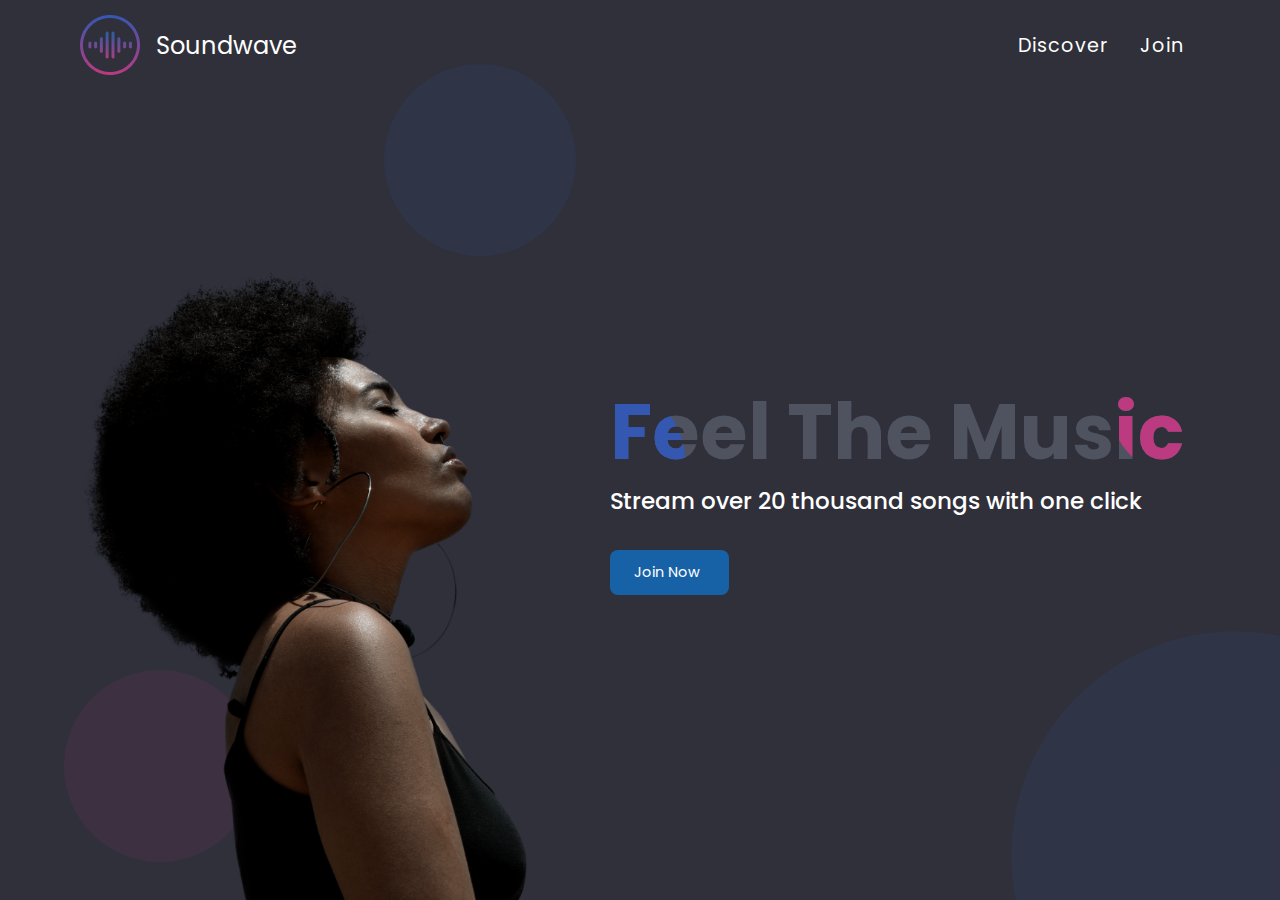
<file: index.html>
<!DOCTYPE html>
<html lang="en">
  <head>
    <meta charset="UTF-8" />
    <meta name="viewport" content="width=device-width, initial-scale=1.0" />
    <title>Soundwave</title>
    <link
      href="https://fonts.googleapis.com/css2?family=Poppins:wght@400;500;600;700;800;900&display=swap"
      rel="stylesheet"
    />
    <link
      rel="stylesheet"
      href="https://use.fontawesome.com/releases/v5.13.0/css/all.css"
      integrity="sha384-Bfad6CLCknfcloXFOyFnlgtENryhrpZCe29RTifKEixXQZ38WheV+i/6YWSzkz3V"
      crossorigin="anonymous"
    />
    <link rel="stylesheet" href="css/style.css" />
    <link rel="stylesheet" href="css/index.css" />
  </head>
  <body class="container full-height-grow">
    <header class="main-header">
      <a href="index.html" class="brand-logo">
        <img src="img/logo.png" alt="" />
        <div class="brand-logo-name">Soundwave</div>
      </a>
      <nav class="main-nav">
        <input type="checkbox" class="toggler" />
        <div class="hamburger"><div></div></div>
        <ul>
          <li>
            <a href="discover.html">Discover</a>
          </li>
          <li>
            <a href="join.html">Join</a>
          </li>
        </ul>
      </nav>
    </header>
    <section class="home-main-section">
      <div class="img-wrapper">
        <div class="lady-img"></div>
      </div>
      <div class="call-to-action">
        <h1 class="title" data-spotlight="Feel The Music">Feel The Music</h1>
        <span class="subtitle"
          >Stream over 20 thousand songs with one click</span
        >
        <a href="join.html" class="btn"
          >Join Now<i class="fas fa-arrow-circle-right"></i
        ></a>
      </div>
    </section>
    <div class="home-page-circle-1"></div>
    <div class="home-page-circle-2"></div>
    <div class="home-page-circle-3"></div>
  </body>
</html>
</file>
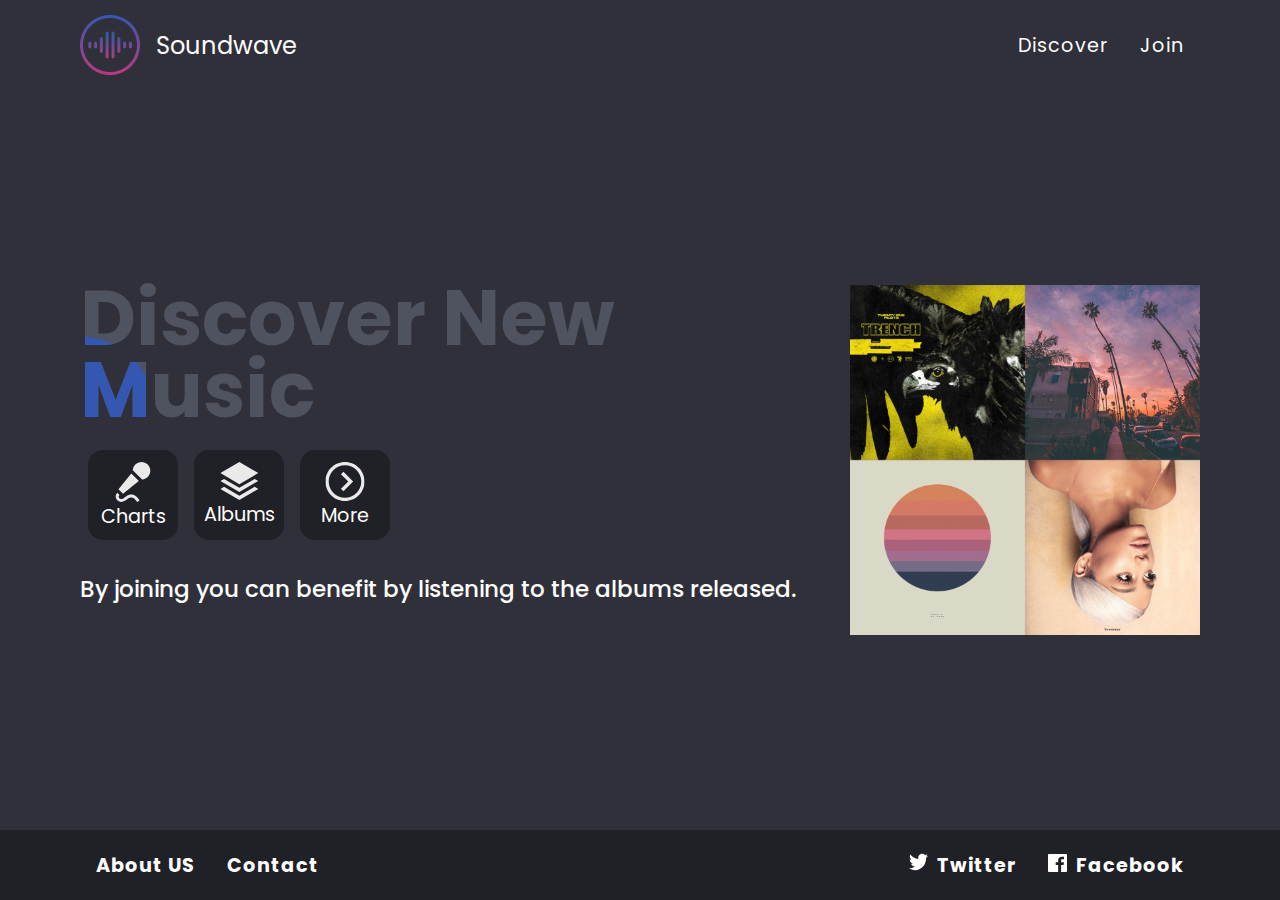
<file: discover.html>
<!DOCTYPE html>
<html lang="en">
  <head>
    <meta charset="UTF-8" />
    <meta name="viewport" content="width=device-width, initial-scale=1.0" />
    <title>Soundwave - Discover</title>
    <link
      href="https://fonts.googleapis.com/css2?family=Poppins:wght@400;500;600;700;800;900&display=swap"
      rel="stylesheet"
    />
    <link
      rel="stylesheet"
      href="https://use.fontawesome.com/releases/v5.13.0/css/all.css"
      integrity="sha384-Bfad6CLCknfcloXFOyFnlgtENryhrpZCe29RTifKEixXQZ38WheV+i/6YWSzkz3V"
      crossorigin="anonymous"
    />
    <link rel="stylesheet" href="css/style.css" />
    <link rel="stylesheet" href="css/discover.css" />
  </head>
  <body class="full-height-grow">
    <div class="container full-height-grow">
      <header class="main-header">
        <a href="index.html" class="brand-logo">
          <img src="img/logo.png" alt="" />
          <div class="brand-logo-name">Soundwave</div>
        </a>
        <nav class="main-nav">
          <input type="checkbox" class="toggler" />
          <div class="hamburger"><div></div></div>
          <ul>
            <li>
              <a href="discover.html">Discover</a>
            </li>
            <li>
              <a href="join.html">Join</a>
            </li>
          </ul>
        </nav>
      </header>
      <section class="discover-main-section">
        <div class="call-to-action">
          <h1 class="title" data-spotlight="Discover New Music">
            Discover New Music
          </h1>
          <div class="icon-section">
            <div class="icon">
              <img src="img/microphone.svg" alt="" />
              Charts
            </div>
            <div class="icon">
              <img src="img/albums.svg" alt="" />
              Albums
            </div>
            <div class="icon">
              <img src="img/more.svg" alt="" />
              More
            </div>
          </div>
          <div class="subtitle">
            By joining you can benefit by listening to the albums released.
          </div>
        </div>
        <img class="covers-img" src="img/covers.jpg" alt="" />
      </section>
    </div>

    <footer class="main-footer">
      <div class="container">
        <nav class="footer-nav">
          <ul>
            <li><a href="#">About US</a></li>
            <li><a href="#">Contact</a></li>
          </ul>
        </nav>
        <nav class="footer-nav">
          <ul>
            <li>
              <a href="#" class="social-link">
                <img src="img/twitter.svg" alt="" />
                Twitter
              </a>
            </li>
            <li>
              <a href="#" class="social-link">
                <img src="img/facebook.svg" alt="" />
                Facebook
              </a>
            </li>
          </ul>
        </nav>
      </div>
    </footer>
  </body>
</html>
</file>
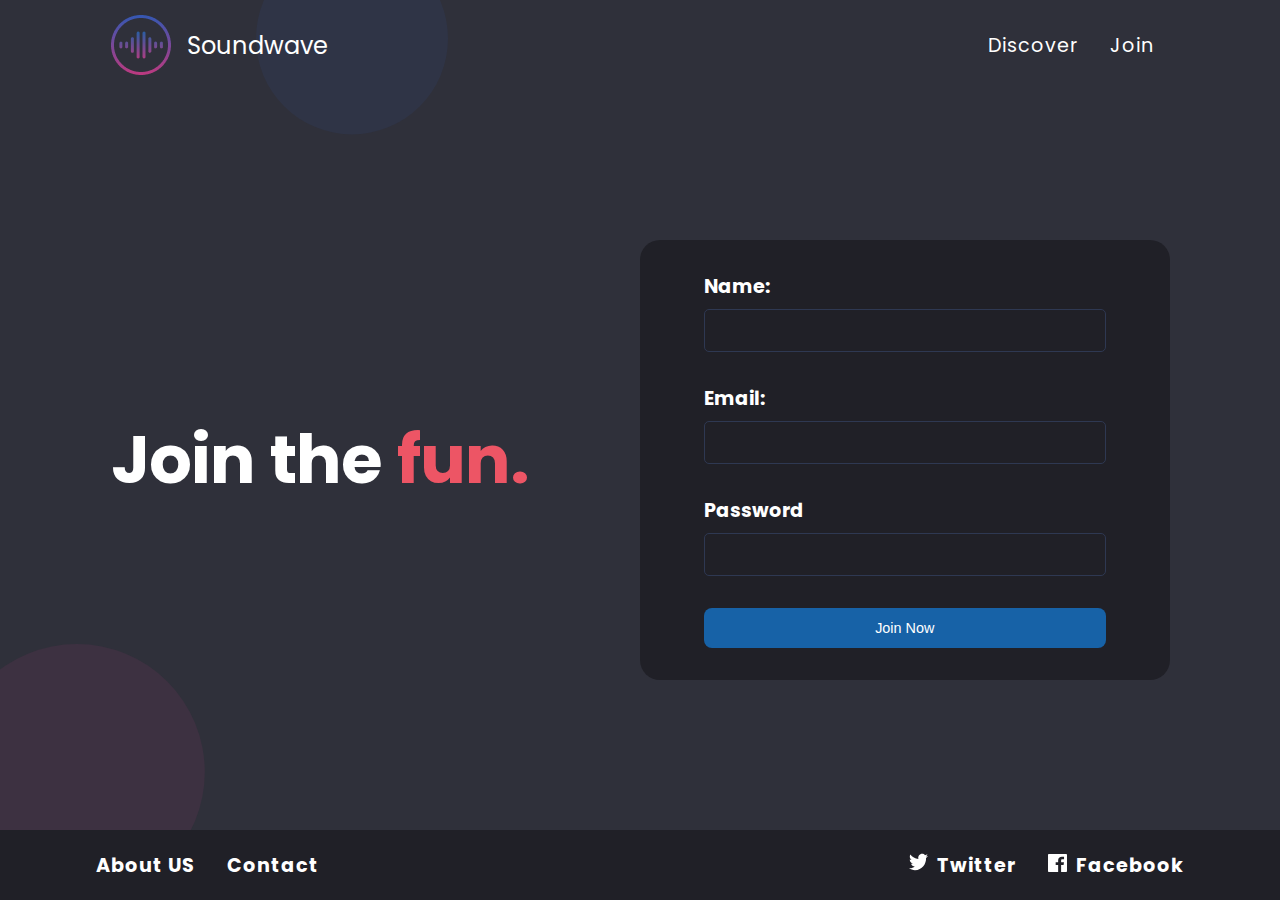
<file: join.html>
<!DOCTYPE html>
<html lang="en">
  <head>
    <meta charset="UTF-8" />
    <meta name="viewport" content="width=device-width, initial-scale=1.0" />
    <title>Soundwave - Join</title>
    <link
      href="https://fonts.googleapis.com/css2?family=Poppins:wght@400;500;600;700;800;900&display=swap"
      rel="stylesheet"
    />
    <link
      rel="stylesheet"
      href="https://use.fontawesome.com/releases/v5.13.0/css/all.css"
      integrity="sha384-Bfad6CLCknfcloXFOyFnlgtENryhrpZCe29RTifKEixXQZ38WheV+i/6YWSzkz3V"
      crossorigin="anonymous"
    />
    <link
      rel="stylesheet"
      href="https://cdnjs.cloudflare.com/ajax/libs/animate.css/4.0.0/animate.min.css"
    />
    <link rel="stylesheet" href="css/style.css" />
    <link rel="stylesheet" href="css/join.css" />
    <script src="js/jquery-3.5.1.min.js"></script>
    <script src="js/all.js"></script>
  </head>
  <body class="full-height-grow">
    <div class="container full-height-grow">
      <header class="main-header">
        <a href="index.html" class="brand-logo">
          <img src="img/logo.png" alt="" />
          <div class="brand-logo-name">Soundwave</div>
        </a>
        <nav class="main-nav">
          <input type="checkbox" class="toggler" />
          <div class="hamburger"><div></div></div>
          <ul>
            <li>
              <a href="discover.html">Discover</a>
            </li>
            <li>
              <a href="join.html">Join</a>
            </li>
          </ul>
        </nav>
      </header>
      <section class="join-main-section">
        <h1 class="join-text">
          <p>J</p>
          <p class="m-left">o</p>
          <p class="m-left">i</p>
          <p class="m-left">n</p>
          <p>t</p>
          <p class="m-left">h</p>
          <p class="m-left">e</p>
          <p class="accent-text">f</p>
          <p class="m-left accent-text">u</p>
          <p class="m-left accent-text">n</p>
          <p class="m-left accent-text">.</p>
        </h1>
        <form class="join-form">
          <div class="input-group">
            <label>Name:</label>
            <input type="text" />
          </div>
          <div class="input-group">
            <label>Email:</label>
            <input type="email" />
          </div>
          <div class="input-group">
            <label>Password</label>
            <input type="password" />
          </div>
          <div class="input-group">
            <button type="submit" class="btn">Join Now</button>
          </div>
        </form>
      </section>
    </div>

    <div class="join-page-circle1"></div>
    <div class="join-page-circle2"></div>

    <footer class="main-footer">
      <div class="container">
        <nav class="footer-nav">
          <ul>
            <li><a href="#">About US</a></li>
            <li><a href="#">Contact</a></li>
          </ul>
        </nav>
        <nav class="footer-nav">
          <ul>
            <li>
              <a href="#" class="social-link">
                <img src="img/twitter.svg" alt="" />
                Twitter
              </a>
            </li>
            <li>
              <a href="#" class="social-link">
                <img src="img/facebook.svg" alt="" />
                Facebook
              </a>
            </li>
          </ul>
        </nav>
      </div>
    </footer>
  </body>
</html>
</file>
<file: css/style.css>
*,
*::before,
*::after {
  box-sizing: border-box;
  /* border: 1px solid #000; */
}
body {
  padding: 0;
  margin: 0;
  background-color: #2f303a;
  font-family: "Poppins", sans-serif;
  font-size: 1.2rem;
  color: white;
  min-height: 100vh;
}

.full-height-grow {
  display: flex;
  flex-direction: column;
}

.brand-logo {
  display: flex;
  align-items: center;
  font-size: 1.25em;
  color: inherit;
  text-decoration: none;
}

.brand-logo-name {
  margin-left: 1rem;
}

.main-nav .toggler {
  display: none;
}

.main-nav ul,
.footer-nav ul {
  display: flex;
  margin: 0;
  padding: 0;
  list-style: none;
  transition: all 0.5s ease-in-out;
}

.main-nav a,
.footer-nav a {
  position: relative;
  text-decoration: none;
  padding: 1rem;
  color: #fff;
  letter-spacing: 1px;
  transition: 0.3s;
}

.main-nav a:hover,
.footer-nav a:hover {
  color: #adadad;
}

.main-header,
.main-footer {
  display: flex;
  justify-content: space-between;
  align-items: center;
}

.main-header {
  padding: 15px 0;
}

.main-footer {
  height: 70px;
  background: #202027;
  font-weight: bold;
}

.social-link img {
  width: 1em;
  margin-right: 0.25rem;
}

.main-footer .container {
  display: flex;
  justify-content: space-between;
}

.container {
  max-width: 1200px;
  margin: 0 auto;
  padding: 0 40px;
  flex-grow: 1;
}

.title {
  font-weight: 700;
  font-size: 4em;
  margin-bottom: 1rem;
  margin-top: 0;
  position: relative;
  color: rgb(79, 82, 95);
  line-height: 4.5rem;
}

.title::after {
  content: attr(data-spotlight);
  color: transparent;
  position: absolute;
  top: 0;
  left: 0;
  /* background-image: linear-gradient(rgba(52, 87, 178), rgba(188, 58, 128)); */
  background-color: rgba(52, 87, 178);
  background-size: 150%;
  background-position: center center;
  -webkit-background-clip: text;
  background-clip: text;
  -webkit-clip-path: ellipse(75px 75px at 0% 80%);
  clip-path: ellipse(75px 75px at 0% 90%);
  animation: spotlight-left 5s infinite ease-in-out;
}

.title::before {
  content: attr(data-spotlight);
  color: transparent;
  position: absolute;
  top: 0;
  right: 0;
  /* background-image: linear-gradient(rgba(52, 87, 178), rgba(188, 58, 128)); */
  background-color: rgba(188, 58, 128);
  background-size: 150%;
  background-position: center center;
  -webkit-background-clip: text;
  background-clip: text;
  -webkit-clip-path: ellipse(75px 75px at 50% 10%);
  clip-path: ellipse(75px 75px at 100% 10%);
  animation: spotlight-right 5s infinite ease-in-out;
}

@keyframes spotlight-left {
  0% {
    -webkit-clip-path: ellipse(75px 75px at 0% 90%);
    clip-path: ellipse(75px 75px at 0% 90%);
  }
  50% {
    -webkit-clip-path: ellipse(75px 75px at 100% 10%);
    clip-path: ellipse(75px 75px at 100% 10%);
  }
  100% {
    -webkit-clip-path: ellipse(75px 75px at 0% 90%);
    clip-path: ellipse(75px 75px at 0% 90%);
  }
}

@keyframes spotlight-right {
  0% {
    -webkit-clip-path: ellipse(75px 75px at 100% 10%);
    clip-path: ellipse(75px 75px at 100% 10%);
  }
  50% {
    -webkit-clip-path: ellipse(75px 75px at 0% 100%);
    clip-path: ellipse(75px 75px at 0% 10 100%);
  }
  100% {
    -webkit-clip-path: ellipse(75px 75px at 100% 10%);
    clip-path: ellipse(75px 75px at 100% 10%);
  }
}

.subtitle {
  font-weight: 500;
  font-size: 1.2em;
  margin-bottom: 2rem;
}

.btn {
  color: white;
  background-color: #1762a7;
  padding: 0.75rem 1.5rem;
  border-radius: 0.5rem;
  text-decoration: none;
  font-size: 0.9rem;
  transition: all 0.3s ease-in-out;
  outline: none;
  border: none;
  cursor: pointer;
}

.btn i {
  margin-left: 5px;
}

.btn:hover {
  background-color: #2180d8;
  transform: scale(1.1);
}

.btn:focus {
  background-color: #2796ff;
}

@media only screen and (device-width: 414px) and (device-height: 896px) and (-webkit-device-pixel-ratio: 2) {
  .container {
    padding: 0;
  }
  .brand-logo {
    padding-left: 1rem;
  }
  .main-nav {
    position: relative;
  }
  .main-nav .toggler {
    display: block;
    position: absolute;
    top: 0;
    right: 0;
    transform: translateY(-50%);
    z-index: 2;
    cursor: pointer;
    width: 50px;
    height: 50px;
    opacity: 0;
  }
  .main-nav .hamburger {
    position: absolute;
    top: 0;
    right: 0;
    transform: translateY(-50%);
    z-index: 1;
    width: 60px;
    height: 60px;
    padding: 1rem;
    display: flex;
    align-items: center;
    justify-content: center;
    transition: all 0.4s ease;
  }

  /* Hamburger line */
  .main-nav .hamburger > div {
    position: relative;
    width: 100%;
    height: 2px;
    background-color: #fff;
    display: flex;
    align-items: center;
    justify-content: center;
    transition: all 0.4s ease;
  }

  /* Top & Bottom Line */
  .main-nav .hamburger > div:before,
  .main-nav .hamburger > div:after {
    content: "";
    position: absolute;
    z-index: 1;
    top: -10px;
    width: 100%;
    height: 2px;
    background: #fff;
  }

  /* Moves line down */
  .main-nav .hamburger > div:after {
    top: 10px;
  }

  /* Toggler animate */
  .main-nav .toggler:checked + .hamburger > div {
    transform: rotate(135deg);
  }

  /* Turn lines into X */
  .main-nav .toggler:checked + .hamburger > div:before,
  .main-nav .toggler:checked + .hamburger > div:after {
    top: 0;
    transform: rotate(90deg);
  }

  /* Rotate on hover when checked */
  .main-nav .toggler:checked:hover + .hamburger > div {
    transform: rotate(225deg);
  }

  /* Show menu */
  .main-nav .toggler:checked ~ ul {
    transform: translateX(0);
  }

  /* Hide menu */
  .main-nav ul {
    position: fixed;
    background-image: linear-gradient(rgb(26, 45, 92), rgb(90, 28, 61));
    top: 0;
    right: 0;
    bottom: 0;
    left: 0;
    overflow: hidden;
    transform: translateX(100%);
    flex-direction: column;
    justify-content: flex-end;
    align-items: center;
    z-index: 0;
  }

  .main-nav li {
    position: relative;
    width: 100%;
  }

  .main-nav a {
    padding: 1rem 0;
    margin: 0 auto 5rem 0;
    font-size: 30px;
    font-weight: bold;
    display: block;
    text-align: center;
    color: rgba(255, 255, 255, 0.288);
  }
  .main-nav a:hover {
    color: #fff;
  }

  .title {
    text-align: center;
    margin-bottom: 5rem;
  }

  .subtitle {
    text-align: center;
    letter-spacing: 0.1rem;
    padding: 0 30px;
  }

  .btn {
    display: block;
    margin: 0 auto;
  }

  .main-footer {
    font-size: 12px;
  }
}
</file>
<file: css/index.css>
.home-main-section {
  display: flex;
  align-items: stretch;
  justify-content: space-between;
  flex-grow: 1;
}

.home-main-section .img-wrapper {
  flex-grow: 1;
  flex-direction: column;
  display: flex;
  align-items: stretch;
  justify-content: flex-end;
}

.home-main-section .lady-img {
  background-image: url(../img/landing-page-girl.png);
  flex-grow: 1;
  max-height: 70vh;
  min-width: 30vw;
  background-size: contain;
  background-repeat: no-repeat;
  background-position: bottom left;
}

.home-main-section .call-to-action {
  display: flex;
  flex-direction: column;
  align-items: flex-start;
  align-self: center;
  margin: 1rem;
}

@media (max-width: 900px) {
  .home-main-section .img-wrapper {
    display: none;
  }

  .home-main-section {
    justify-content: center;
  }
}

.home-page-circle-1 {
  position: absolute;
  width: 15vw;
  height: 15vw;
  border-radius: 50%;
  background: rgba(188, 58, 128, 0.1);
  bottom: 3vw;
  left: 5vw;
  z-index: -1;
  animation: smallScale infinite ease-in-out;
  animation-duration: 3s;
}

.home-page-circle-2 {
  position: absolute;
  width: 15vw;
  height: 15vw;
  border-radius: 50%;
  background: rgba(52, 87, 178, 0.1);
  top: 5vw;
  left: 30vw;
  z-index: -1;
  animation: smallScale infinite ease-in-out;
  animation-duration: 3s;
  animation-delay: 0.5s;
}

@keyframes smallScale {
  0% {
    transform: scale(1);
  }
  50% {
    transform: scale(1.2);
  }
  100% {
    transform: scale(1);
  }
}

.home-page-circle-3 {
  position: absolute;
  overflow: hidden;
  width: 35vw;
  height: 35vw;
  bottom: 0;
  right: 0;
  z-index: -1;
  animation: bigScale infinite ease-in-out;
  animation-duration: 3s;
  animation-delay: 0.5s;
}

@keyframes bigScale {
  0% {
    width: 35vw;
    height: 35vw;
  }
  50% {
    width: 40vw;
    height: 40vw;
  }
  100% {
    width: 35vw;
    height: 35vw;
  }
}

.home-page-circle-3::before {
  content: "";
  transform: translate(40%, 40%);
  position: absolute;
  height: 100%;
  width: 100%;
  border-radius: 50%;
  background: rgba(52, 87, 178, 0.1);
}
</file>
<file: css/discover.css>
.discover-main-section {
  display: flex;
  align-items: center;
  justify-content: space-between;
  flex-grow: 1;
}

.discover-main-section .covers-img {
  width: 30vw;
  margin-left: 2rem;
  height: auto;
  max-width: 350px;
}

.icon-section {
  display: flex;
}

.icon {
  display: flex;
  flex-direction: column;
  justify-content: space-between;
  align-items: center;
  margin: 0.5rem;
  padding: 0.75rem;
  width: 90px;
  height: 90px;
  background-color: #202027;
  margin-bottom: 2rem;
  cursor: pointer;
  transition: transform 0.3s ease;
  border-radius: 15px;
}

.icon img {
  width: 40px;
}

.icon:hover {
  transform: scale(1.1);
}

/* Animation for title in Discover page  */
@keyframes spotlight-left {
  0% {
    -webkit-clip-path: ellipse(100px 100px at 0% 10%);
    clip-path: ellipse(100px 100px at 0% 10%);
  }
  50% {
    -webkit-clip-path: ellipse(100px 100px at 100% 100%);
    clip-path: ellipse(100px 100px at 100% 100%);
  }
  100% {
    -webkit-clip-path: ellipse(100px 100px at 0% 10%);
    clip-path: ellipse(100px 100px at 0% 10%);
  }
}

@keyframes spotlight-right {
  0% {
    -webkit-clip-path: ellipse(100px 100px at 100% 10%);
    clip-path: ellipse(100px 100px at 100% 10%);
  }
  50% {
    -webkit-clip-path: ellipse(100px 100px at 0% 50%);
    clip-path: ellipse(100px 100px at 0% 10 50%);
  }
  100% {
    -webkit-clip-path: ellipse(100px 100px at 100% 10%);
    clip-path: ellipse(100px 100px at 100% 10%);
  }
}

@media (max-width: 800px) {
  .discover-main-section {
    flex-direction: column;
    justify-content: center;
  }

  .discover-main-section .covers-img {
    margin-top: 2rem;
    height: 30vh;
    width: auto;
  }
}

@media only screen and (device-width: 414px) and (device-height: 896px) and (-webkit-device-pixel-ratio: 2) {
  .icon-section {
    justify-content: space-around;
    padding: 0 20px;
  }
  .discover-main-section .covers-img {
    margin: 0 0 20px 0;
  }
  .title {
    margin-top: 1em;
  }
  .footer-nav a {
    position: static;
  }
}
</file>
<file: css/join.css>
.join-main-section {
  display: flex;
  justify-content: space-between;
  align-items: center;
  flex-grow: 1;
}

.join-text {
  font-size: 3.5em;
  font-weight: bold;
  margin: 0;
  cursor: pointer;
}
.join-text p {
  display: inline-block;
}
p.m-left {
  margin-left: -15px;
}

p:hover {
  color: #48cfad;
  transition: all 0.5s;
}

p.accent-text {
  color: #ed5565;
}

.join-form {
  background-color: #202027;
  width: 50vw;
  max-width: 50%;
  padding: 2rem 4rem;
  border-radius: 20px;
}

.input-group {
  margin-bottom: 2rem;
  display: flex;
  flex-direction: column;
}

.input-group:last-child {
  margin-bottom: 0;
}

.input-group label {
  font-weight: bold;
  margin-bottom: 0.5rem;
}

.input-group input {
  outline: none;
  background: none;
  border: 1px solid #2e3852;
  font-size: 1em;
  padding: 0.5em;
  color: inherit;
  border-radius: 5px;
}

.input-group input:focus {
  border-color: #596da0;
}

.join-page-circle1 {
  position: absolute;
  overflow: hidden;
  width: 20vw;
  height: 20vw;
  bottom: 0;
  left: 0;
  z-index: -1;
  animation: bigScale 3s infinite ease-in-out;
}

.join-page-circle1::before {
  content: "";
  transform: translateX(-20%);
  position: absolute;
  height: 100%;
  width: 100%;
  border-radius: 50%;
  background-color: rgba(188, 58, 128, 0.1);
}

@keyframes bigScale {
  0% {
    width: 20vw;
    height: 20vw;
  }
  50% {
    width: 25vw;
    height: 25vw;
  }
  100% {
    width: 20vw;
    height: 20vw;
  }
}

.join-page-circle2 {
  position: absolute;
  overflow: hidden;
  width: 15vw;
  height: 15vw;
  top: 0;
  left: 20vw;
  z-index: -1;
  animation: smallScale infinite ease-in-out;
  animation-duration: 3s;
  animation-delay: 0.5s;
}

.join-page-circle2::before {
  content: "";
  transform: translateY(-30%);
  position: absolute;
  height: 100%;
  width: 100%;
  border-radius: 50%;
  background: rgba(52, 87, 178, 0.1);
}

@keyframes smallScale {
  0% {
    transform: scale(1);
  }
  50% {
    transform: scale(1.5);
  }
  100% {
    transform: scale(1);
  }
}

@media (max-width: 900px) {
  .join-main-section {
    flex-direction: column;
    justify-content: center;
  }

  .join-form {
    width: 80vw;
    max-width: inherit;
    margin: 2rem 0;
  }
}

@media only screen and (device-width: 414px) and (device-height: 896px) and (-webkit-device-pixel-ratio: 2) {
  .join-text {
    text-align: center;
    line-height: 4.5rem;
    padding: 0 1em;
    position: relative;
  }
  .join-text p {
    margin: 0;
  }
  p.m-left {
    margin-left: -15px;
  }
  .join-form {
    padding: 2rem 2rem;
  }
  .join-page-circle1 {
    width: 30vw;
    height: 30vw;
    bottom: 10vh;
    left: 10vw;
  }
  @keyframes bigScale {
    0% {
      transform: scale(2);
    }
    50% {
      transform: scale(2.5);
    }
    100% {
      transform: scale(2);
    }
  }
  .join-page-circle2 {
    top: 0;
    left: 30vw;
  }
  @keyframes smallScale {
    0% {
      transform: scale(2);
    }
    50% {
      transform: scale(2.5);
    }
    100% {
      transform: scale(2);
    }
  }
  .footer-nav a {
    position: static;
  }
}
</file>
